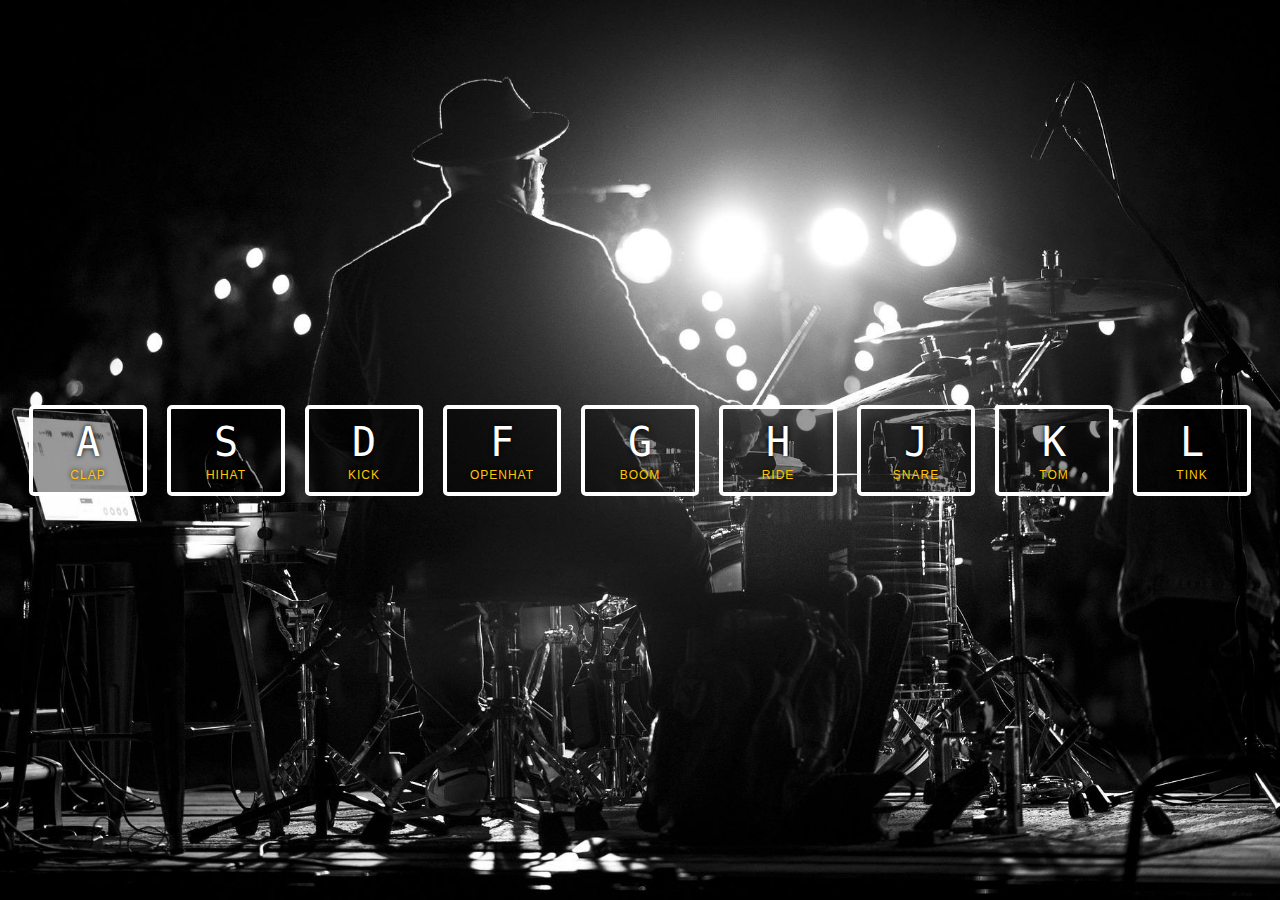
<file: 01 Drum Kit/index.html>
<!DOCTYPE html>
<html lang="en">
  <head>
    <meta charset="UTF-8" />
    <title>Been's Drum Kit</title>
    <link rel="stylesheet" href="style.css" />
  </head>
  <body>
    <div class="keys">
      <div data-key="65" class="key">
        <kbd>A</kbd>
        <span class="sound">clap</span>
      </div>
      <div data-key="83" class="key">
        <kbd>S</kbd>
        <span class="sound">hihat</span>
      </div>
      <div data-key="68" class="key">
        <kbd>D</kbd>
        <span class="sound">kick</span>
      </div>
      <div data-key="70" class="key">
        <kbd>F</kbd>
        <span class="sound">openhat</span>
      </div>
      <div data-key="71" class="key">
        <kbd>G</kbd>
        <span class="sound">boom</span>
      </div>
      <div data-key="72" class="key">
        <kbd>H</kbd>
        <span class="sound">ride</span>
      </div>
      <div data-key="74" class="key">
        <kbd>J</kbd>
        <span class="sound">snare</span>
      </div>
      <div data-key="75" class="key">
        <kbd>K</kbd>
        <span class="sound">tom</span>
      </div>
      <div data-key="76" class="key">
        <kbd>L</kbd>
        <span class="sound">tink</span>
      </div>
    </div>

    <audio data-key="65" src="sounds/clap.wav"></audio>
    <audio data-key="83" src="sounds/hihat.wav"></audio>
    <audio data-key="68" src="sounds/kick.wav"></audio>
    <audio data-key="70" src="sounds/openhat.wav"></audio>
    <audio data-key="71" src="sounds/boom.wav"></audio>
    <audio data-key="72" src="sounds/ride.wav"></audio>
    <audio data-key="74" src="sounds/snare.wav"></audio>
    <audio data-key="75" src="sounds/tom.wav"></audio>
    <audio data-key="76" src="sounds/tink.wav"></audio>

    <script>
      function playSound(event) {
        const audio = document.querySelector(
          `audio[data-key="${event.keyCode}"]`
        );
        const key = document.querySelector(`.key[data-key="${event.keyCode}"]`);
        if (!audio) return;
        audio.currentTime = 0;
        audio.play();
        key.classList.add("playing");
      }

      function removeTransition(event) {
        if (event.propertyName !== "transform") return;
        this.classList.remove("playing");
      }

      const keys = document.querySelectorAll(".key");
      keys.forEach((key) =>
        key.addEventListener("transitionend", removeTransition)
      );

      document.addEventListener("keypress", playSound);
    </script>
  </body>
</html>
</file>
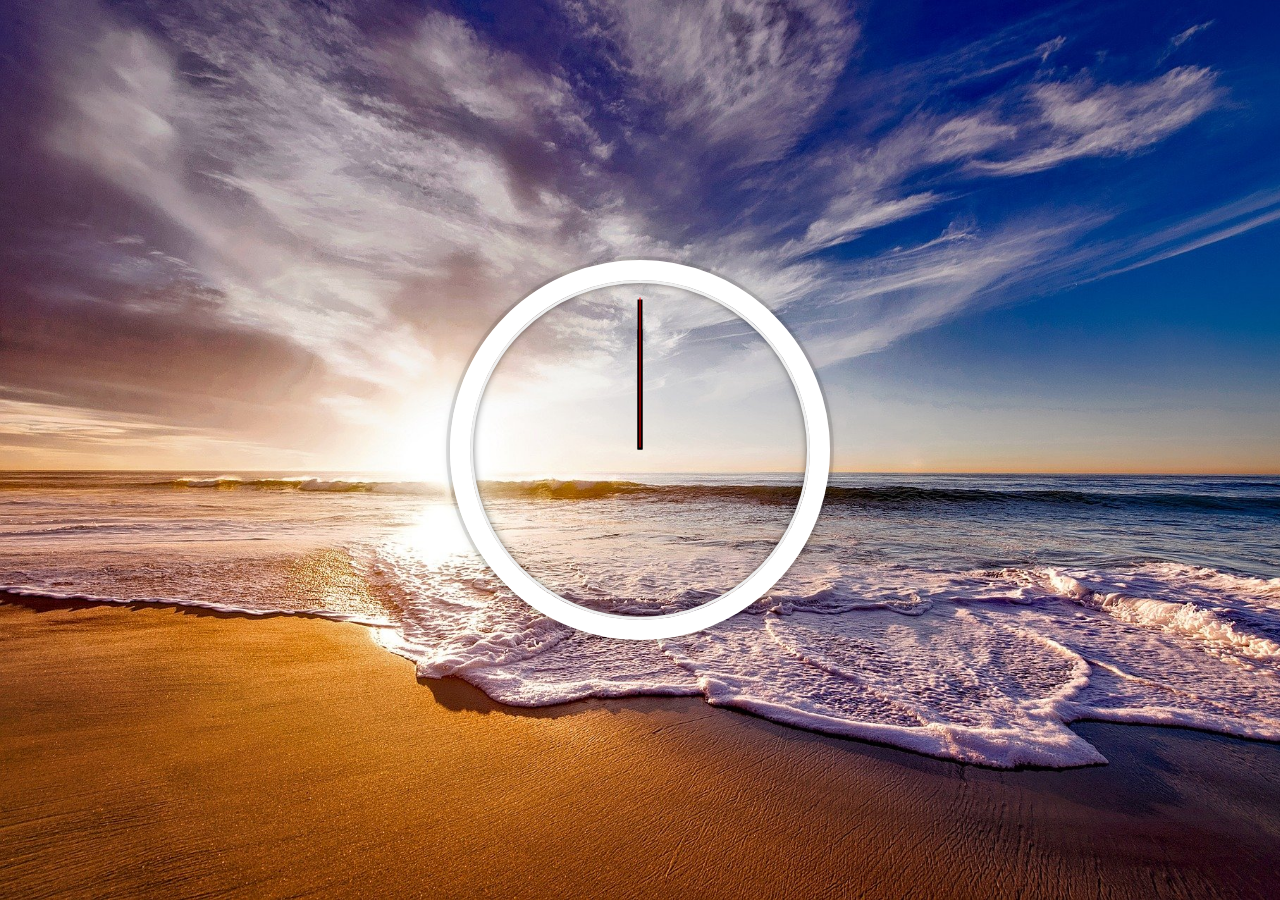
<file: 02 JS and CSS Clock/index.html>
<!DOCTYPE html>
<html lang="en">
  <head>
    <meta charset="UTF-8" />
    <title>Been's JS and CSS Clock</title>
    <link rel="stylesheet" href="style.css" />
  </head>
  <body>
    <div class="clock">
      <div class="clock-face">
        <div class="hand hour-hand"></div>
        <div class="hand min-hand"></div>
        <div class="hand second-hand"></div>
      </div>
    </div>

    <script>
      const secondHand = document.querySelector(".second-hand");
      const minuteHand = document.querySelector(".min-hand");
      const hourHand = document.querySelector(".hour-hand");

      function setDate() {
        const now = new Date();
        const seconds = now.getSeconds();
        const secondsDegrees = (seconds / 60) * 360 + 90;
        secondHand.style.transform = `rotate(${secondsDegrees}deg)`;

        const minutes = now.getMinutes();
        const minutesDegrees = (minutes / 60) * 360 + 90;
        minuteHand.style.transform = `rotate(${minutesDegrees}deg)`;

        const hours = now.getHours();
        const hoursDegrees = (hours / 12) * 360 + 90;
        hourHand.style.transform = `rotate(${hoursDegrees}deg)`;
      }

      setInterval(setDate, 1000); //1초 마다 실행
    </script>
  </body>
</html>
</file>
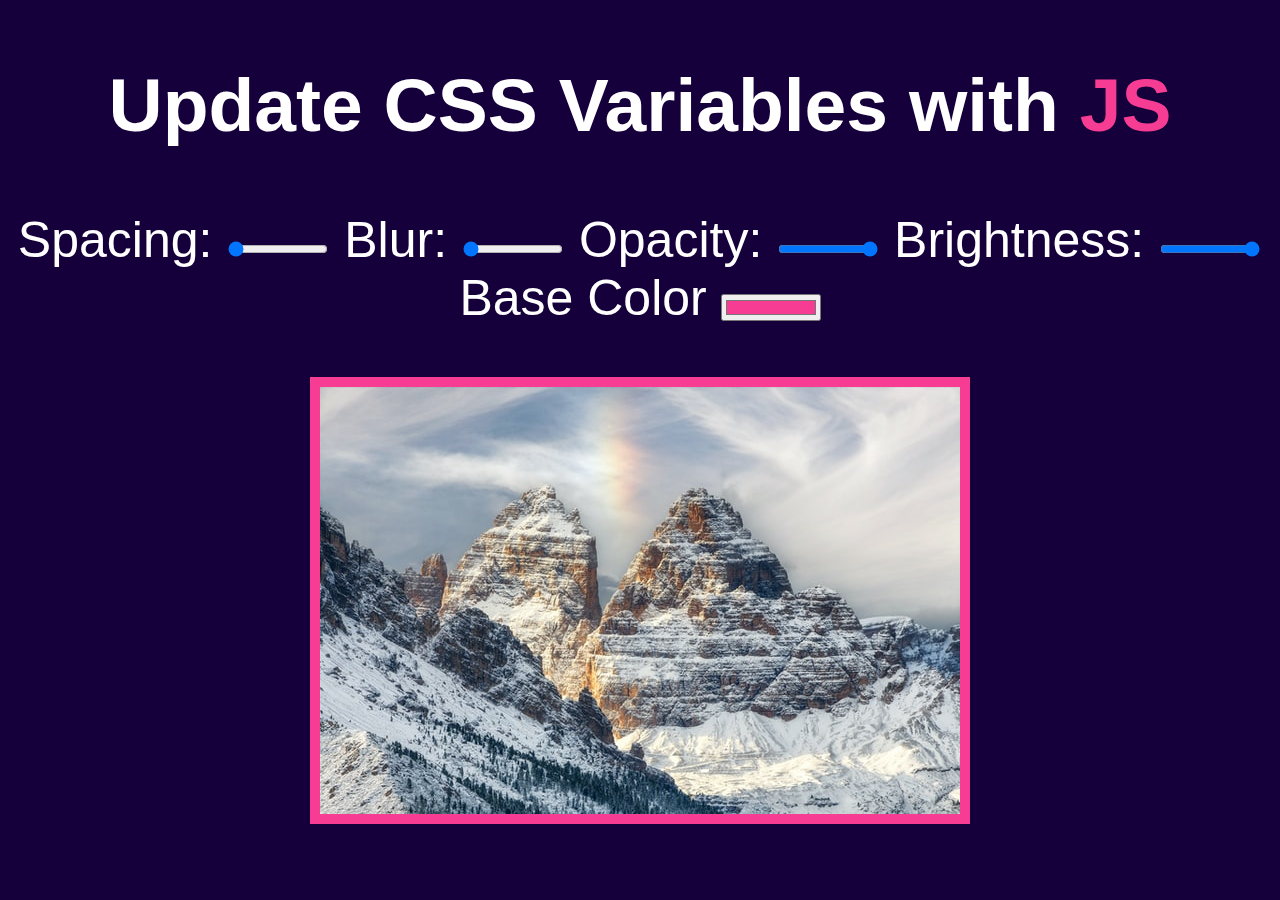
<file: 03 - CSS Variables/index.html>
<!DOCTYPE html>
<html lang="en">
  <head>
    <meta charset="UTF-8" />
    <title>Scoped CSS Variables and JS</title>
  </head>
  <body>
    <h2>Update CSS Variables with <span class="hl">JS</span></h2>

    <div class="controls">
      <label for="spacing">Spacing:</label>
      <input
        id="spacing"
        type="range"
        name="spacing"
        min="10"
        max="200"
        value="10"
        data-sizing="px"
      />

      <label for="blur">Blur:</label>
      <input
        id="blur"
        type="range"
        name="blur"
        min="0"
        max="25"
        value="0"
        data-sizing="px"
      />

      <label for="opacity">Opacity:</label>
      <input
        id="opacity"
        type="range"
        name="opacity"
        min="0"
        max="1"
        value="1"
        step="0.1"
      />

      <label for="brightness">Brightness:</label>
      <input
        id="brightness"
        type="range"
        name="brightness"
        min="0"
        max="1"
        value="1"
        step="0.1"
      />

      <label for="base">Base Color</label>
      <input id="base" type="color" name="base" value="#f73d93" />
    </div>
    <img src="./background.jpg" />

    <style>
      :root {
        --base: #f73d93;
        --spacing: 10px;
        --blur: 0px;
        --opacity: 1;
        --brightness: 1;
      }

      img {
        padding: var(--spacing);
        background: var(--base);
        filter: blur(var(--blur)) opacity(var(--opacity))
          brightness(var(--brightness));
      }

      .hl {
        color: var(--base);
      }

      body {
        text-align: center;
        background: #16003b;
        color: white;
        font-family: "helvetica neue", sans-serif;
        font-weight: 100;
        font-size: 50px;
      }

      .controls {
        margin-bottom: 50px;
      }

      input {
        width: 100px;
      }
    </style>
    <script>
      const inputs = document.querySelectorAll(".controls input");

      function handleUpdate() {
        const suffix = this.dataset.sizing || "";
        document.documentElement.style.setProperty(
          `--${this.name}`,
          this.value + suffix
        );
      }

      inputs.forEach((input) => input.addEventListener("change", handleUpdate));
      inputs.forEach((input) =>
        input.addEventListener("mousemove", handleUpdate)
      );
    </script>
  </body>
</html>
</file>
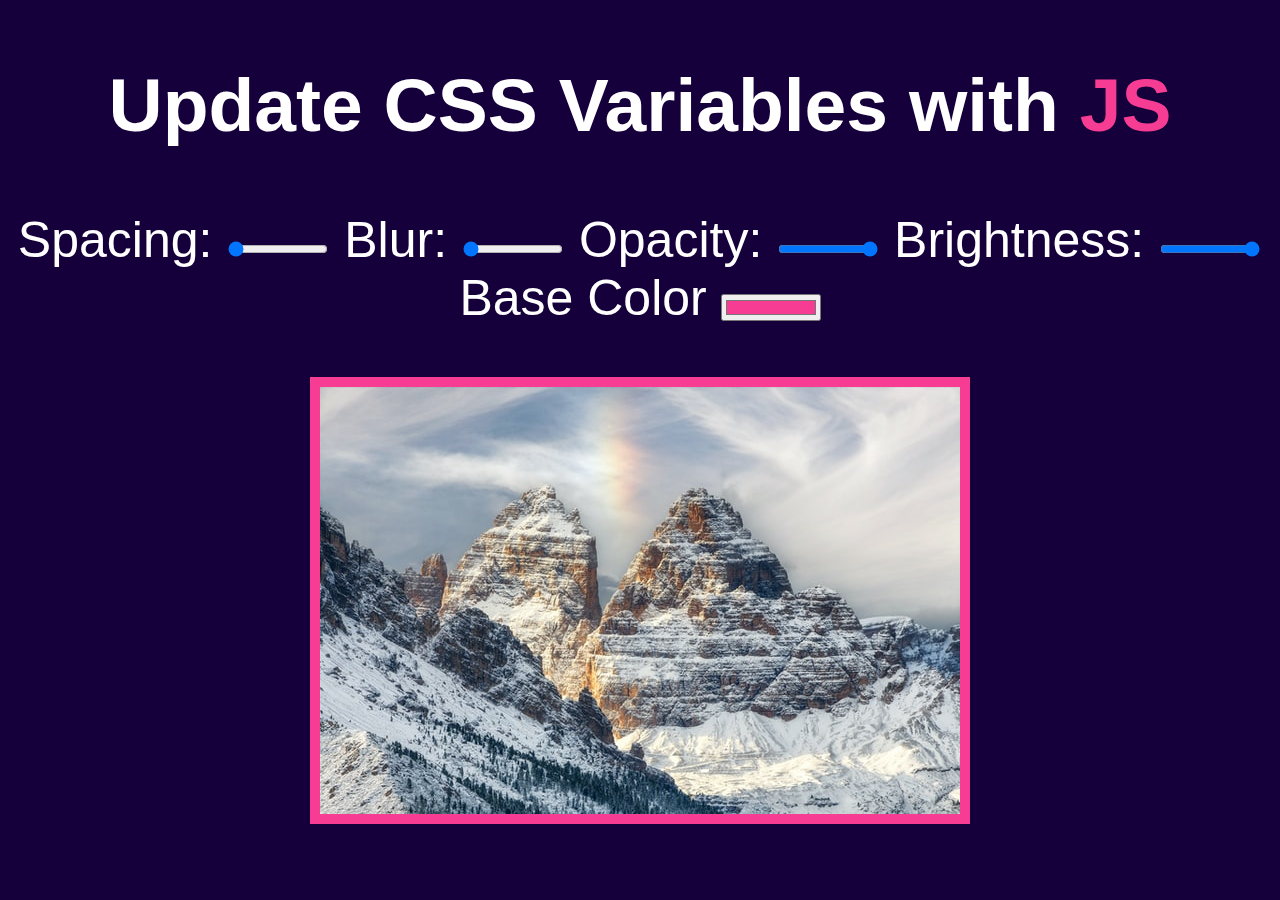
<file: 03 CSS Variables/index.html>
<!DOCTYPE html>
<html lang="en">
  <head>
    <meta charset="UTF-8" />
    <title>Scoped CSS Variables and JS</title>
  </head>
  <body>
    <h2>Update CSS Variables with <span class="hl">JS</span></h2>

    <div class="controls">
      <label for="spacing">Spacing:</label>
      <input
        id="spacing"
        type="range"
        name="spacing"
        min="10"
        max="200"
        value="10"
        data-sizing="px"
      />

      <label for="blur">Blur:</label>
      <input
        id="blur"
        type="range"
        name="blur"
        min="0"
        max="25"
        value="0"
        data-sizing="px"
      />

      <label for="opacity">Opacity:</label>
      <input
        id="opacity"
        type="range"
        name="opacity"
        min="0"
        max="1"
        value="1"
        step="0.1"
      />

      <label for="brightness">Brightness:</label>
      <input
        id="brightness"
        type="range"
        name="brightness"
        min="0"
        max="1"
        value="1"
        step="0.1"
      />

      <label for="base">Base Color</label>
      <input id="base" type="color" name="base" value="#f73d93" />
    </div>
    <img src="./background.jpg" alt="CSS Variables background" />

    <style>
      :root {
        --base: #f73d93;
        --spacing: 10px;
        --blur: 0px;
        --opacity: 1;
        --brightness: 1;
      }

      img {
        padding: var(--spacing);
        background: var(--base);
        filter: blur(var(--blur)) opacity(var(--opacity))
          brightness(var(--brightness));
      }

      .hl {
        color: var(--base);
      }

      body {
        text-align: center;
        background: #16003b;
        color: white;
        font-family: "helvetica neue", sans-serif;
        font-weight: 100;
        font-size: 50px;
      }

      .controls {
        margin-bottom: 50px;
      }

      input {
        width: 100px;
      }
    </style>
    <script>
      const inputs = document.querySelectorAll(".controls input");

      function handleUpdate() {
        const suffix = this.dataset.sizing || "";
        document.documentElement.style.setProperty(
          `--${this.name}`,
          this.value + suffix
        );
      }

      inputs.forEach((input) => input.addEventListener("change", handleUpdate));
      inputs.forEach((input) =>
        input.addEventListener("mousemove", handleUpdate)
      );
    </script>
  </body>
</html>
</file>
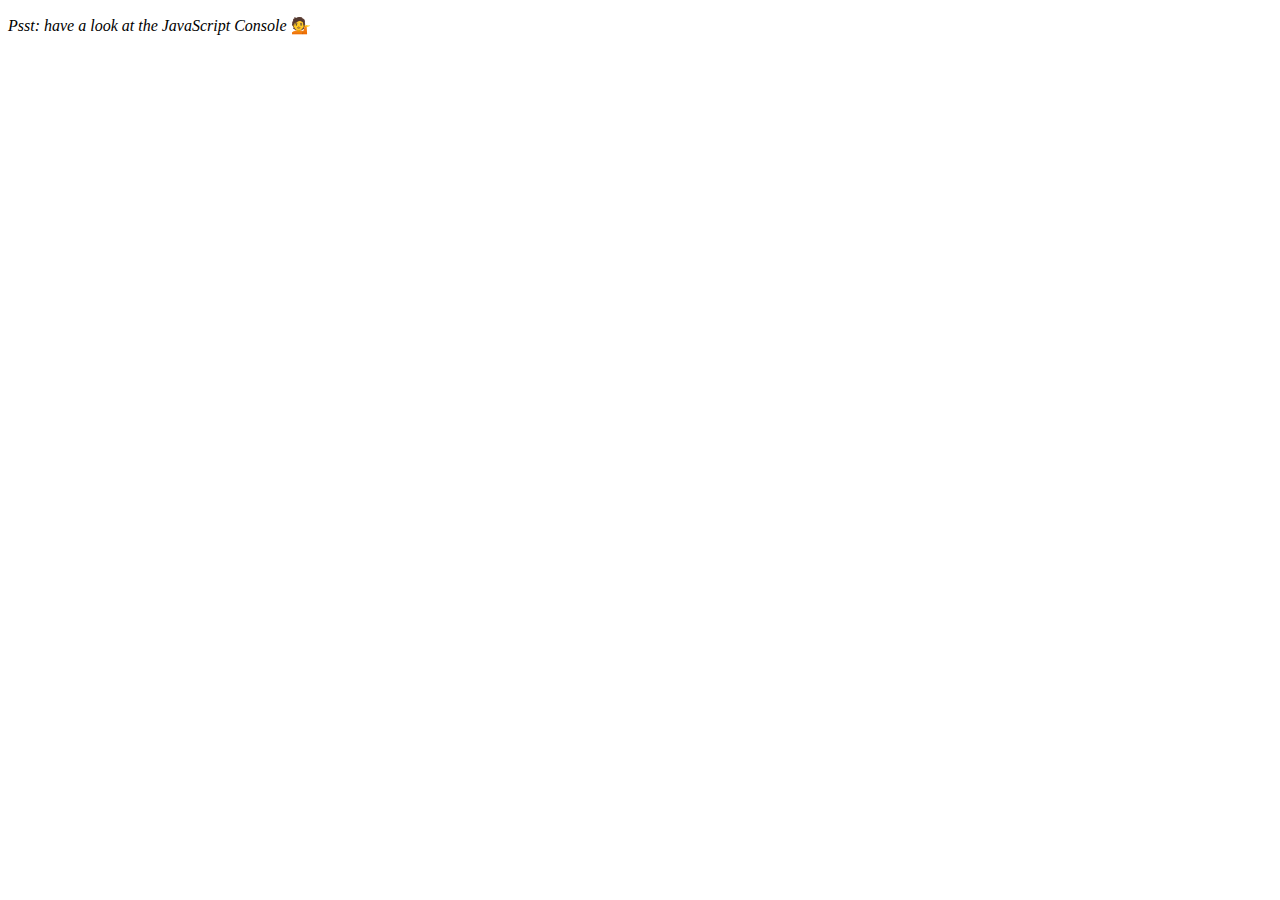
<file: 04 Array Cardio Day 1/index.html>
<!DOCTYPE html>
<html lang="en">
  <head>
    <meta charset="UTF-8" />
    <title>Array Cardio 💪</title>
  </head>
  <body>
    <p><em>Psst: have a look at the JavaScript Console</em> 💁</p>
    <script>
      // Get your shorts on - this is an array workout!
      // ## Array Cardio Day 1

      // Some data we can work with

      const inventors = [
        { first: "Albert", last: "Einstein", year: 1879, passed: 1955 },
        { first: "Isaac", last: "Newton", year: 1643, passed: 1727 },
        { first: "Galileo", last: "Galilei", year: 1564, passed: 1642 },
        { first: "Marie", last: "Curie", year: 1867, passed: 1934 },
        { first: "Johannes", last: "Kepler", year: 1571, passed: 1630 },
        { first: "Nicolaus", last: "Copernicus", year: 1473, passed: 1543 },
        { first: "Max", last: "Planck", year: 1858, passed: 1947 },
        { first: "Katherine", last: "Blodgett", year: 1898, passed: 1979 },
        { first: "Ada", last: "Lovelace", year: 1815, passed: 1852 },
        { first: "Sarah E.", last: "Goode", year: 1855, passed: 1905 },
        { first: "Lise", last: "Meitner", year: 1878, passed: 1968 },
        { first: "Hanna", last: "Hammarström", year: 1829, passed: 1909 },
      ];

      const people = [
        "Bernhard, Sandra",
        "Bethea, Erin",
        "Becker, Carl",
        "Bentsen, Lloyd",
        "Beckett, Samuel",
        "Blake, William",
        "Berger, Ric",
        "Beddoes, Mick",
        "Beethoven, Ludwig",
        "Belloc, Hilaire",
        "Begin, Menachem",
        "Bellow, Saul",
        "Benchley, Robert",
        "Blair, Robert",
        "Benenson, Peter",
        "Benjamin, Walter",
        "Berlin, Irving",
        "Benn, Tony",
        "Benson, Leana",
        "Bent, Silas",
        "Berle, Milton",
        "Berry, Halle",
        "Biko, Steve",
        "Beck, Glenn",
        "Bergman, Ingmar",
        "Black, Elk",
        "Berio, Luciano",
        "Berne, Eric",
        "Berra, Yogi",
        "Berry, Wendell",
        "Bevan, Aneurin",
        "Ben-Gurion, David",
        "Bevel, Ken",
        "Biden, Joseph",
        "Bennington, Chester",
        "Bierce, Ambrose",
        "Billings, Josh",
        "Birrell, Augustine",
        "Blair, Tony",
        "Beecher, Henry",
        "Biondo, Frank",
      ];

      // Array.prototype.filter()
      // 1. Filter the list of inventors for those who were born in the 1500's
      inventors.filter((inventor) => {
        if (inventor.year >= 1500 && inventor.year < 1600) {
          console.log(inventor);
        }
      });

      // Array.prototype.map()
      // 2. Give us an array of the inventors first and last names
      inventors.map((inventor) => {
        console.log(
          `inventors' full name : ${inventor.first} ${inventor.last}`
        );
      });

      // Array.prototype.sort()
      // 3. Sort the inventors by birthdate, oldest to youngest
      const ordered = inventors.sort((inventorA, inventorB) => {
        inventorA.year - inventorB.year ? 1 : -1;
      });
      console.table(ordered);

      // Array.prototype.reduce()
      // 4. How many years did all the inventors live all together?
      const total = inventors.reduce((previousValue, currentValue) => {
        return previousValue + (currentValue.passed - currentValue.year);
      }, 0);

      console.log(total);

      // 5. Sort the inventors by years lived
      const orderedByLivedYear = inventors.sort((inventorA, inventorB) => {
        const a = inventorA.passed - inventorA.year;
        const b = inventorB.passed - inventorB.year;
        return a > b ? -1 : 1;
      });

      console.log(orderedByLivedYear);

      // 6. create a list of Boulevards in Paris that contain 'de' anywhere in the name
      // https://en.wikipedia.org/wiki/Category:Boulevards_in_Paris
      // const category = document.querySelector(".mw-category");
      // const links = Array.from(category.querySelectorAll("a"));

      // const de = links
      //   .map((link) => {
      //     link.textContent;
      //   })
      //   .filter((boulevard) => boulevard.includes("de"));

      // 7. sort Exercise
      // Sort the people alphabetically by last name
      const alphabet = people.sort((lastOne, nextOne) => {
        const [aLast, aFirst] = lastOne.split(", ");
        const [bLast, bFirst] = nextOne.split(", ");
        return aLast > bLast ? 1 : -1;
      });

      console.table(alphabet);

      // 8. Reduce Exercise
      // Sum up the instances of each of these
      const data = [
        "car",
        "car",
        "truck",
        "truck",
        "bike",
        "walk",
        "car",
        "van",
        "bike",
        "walk",
        "car",
        "van",
        "car",
        "truck",
      ];

      const tranportation = data.reduce((object, item) => {
        if (!object[item]) {
          object[item] = 0;
        }
        object[item]++;
        return object;
      }, {});
    </script>
  </body>
</html>
</file>
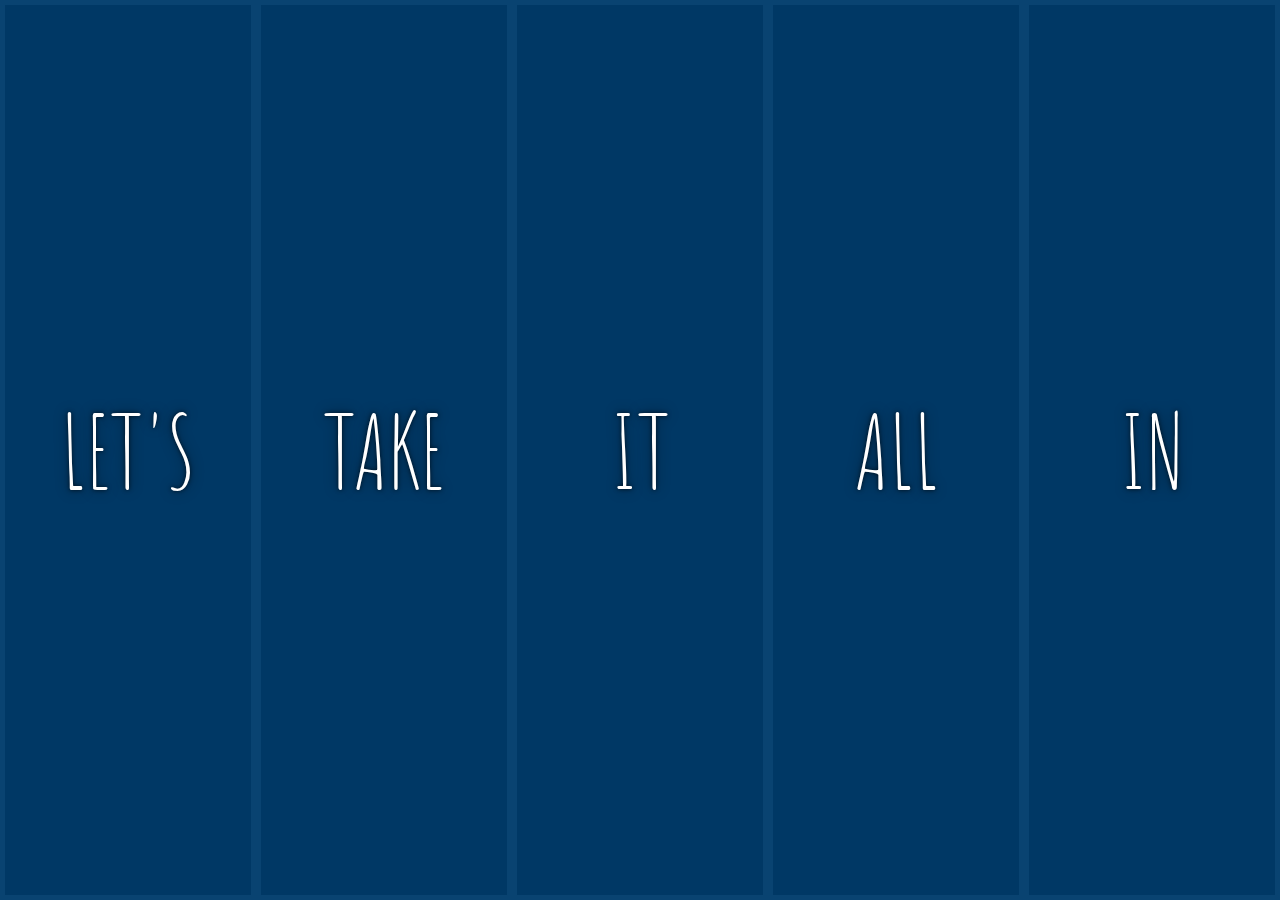
<file: 05 Flex Panel Gallery/index.html>
<!DOCTYPE html>
<html lang="en">
  <head>
    <meta charset="UTF-8" />
    <title>Flex Panels</title>
    <link rel="stylesheet" href="style.css" />
    <link
      href="https://fonts.googleapis.com/css?family=Amatic+SC"
      rel="stylesheet"
      type="text/css"
    />
  </head>
  <body>
    <div class="panels">
      <div class="panel panel1">
        <p>Hey</p>
        <p>Let's</p>
        <p>Dance</p>
      </div>
      <div class="panel panel2">
        <p>Give</p>
        <p>Take</p>
        <p>Receive</p>
      </div>
      <div class="panel panel3">
        <p>Experience</p>
        <p>It</p>
        <p>Today</p>
      </div>
      <div class="panel panel4">
        <p>Give</p>
        <p>All</p>
        <p>You can</p>
      </div>
      <div class="panel panel5">
        <p>Life</p>
        <p>In</p>
        <p>Motion</p>
      </div>
    </div>
    <script>
      const panels = document.querySelectorAll(".panel");

      function openToggle() {
        this.classList.toggle("open");
      }

      function toggleActive(event) {
        if (event.propertyName.includes("flex")) {
          this.classList.toggle("open-active");
        }
      }

      panels.forEach((panel) => panel.addEventListener("click", openToggle));
      panels.forEach((panel) =>
        panel.addEventListener("transitionend", toggleActive)
      );
    </script>
  </body>
</html>
</file>
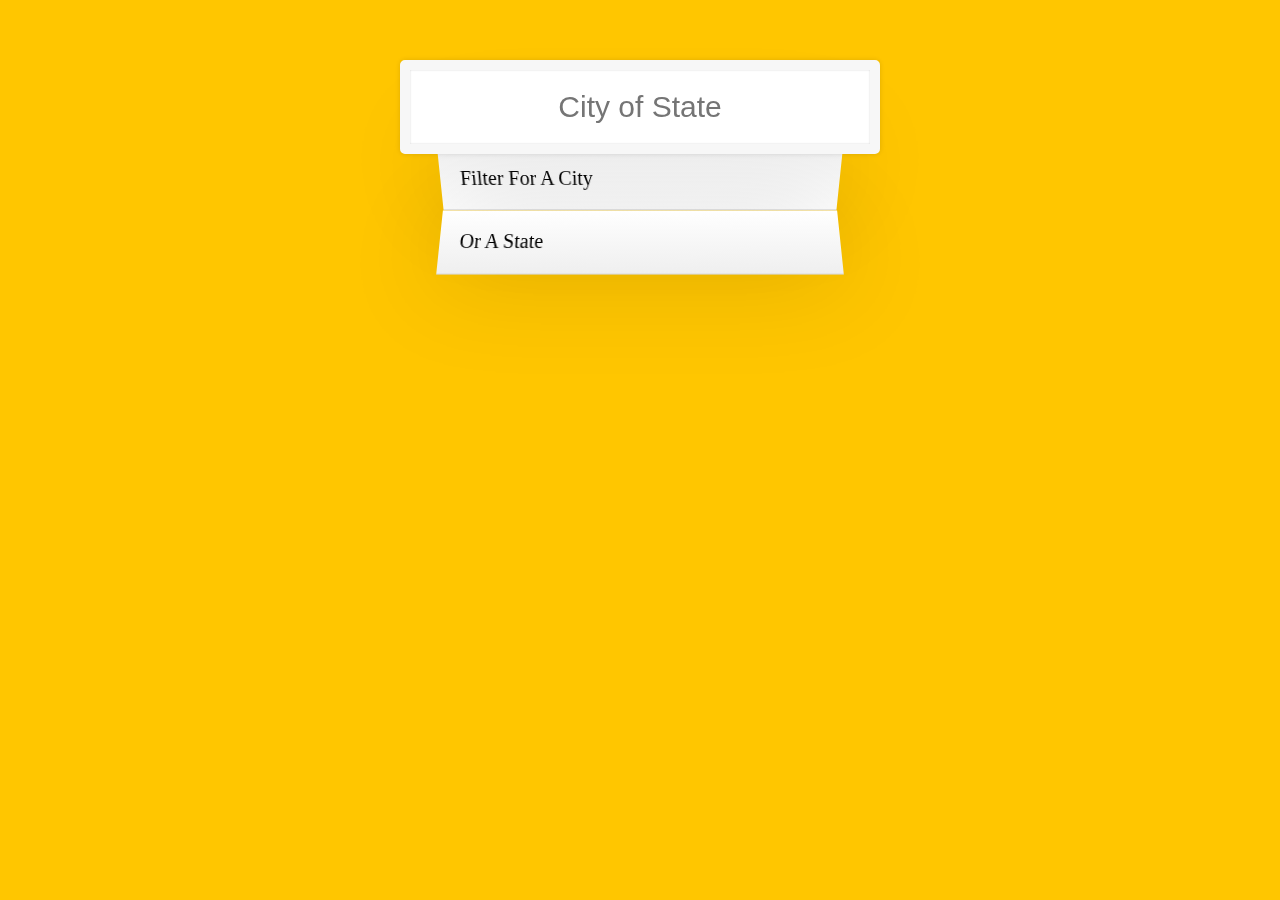
<file: 06 Type Ahead/index.html>
<!DOCTYPE html>
<html lang="en">
  <head>
    <meta charset="UTF-8" />
    <title>Type Ahead 👀</title>
    <link rel="stylesheet" href="style.css" />
  </head>
  <body>
    <form class="search-form">
      <input type="text" class="search" placeholder="City of State" />
      <ul class="suggestions" id="suggestion">
        <li>Filter for a city</li>
        <li>or a state</li>
      </ul>
    </form>
    <script>
      function setLists(results) {
        for (const state of results) {
          const resultItem = document.createElement("li");
          resultItem.classList.add("result-item");
          const city = document.createTextNode(state.city);
          resultItem.appendChild(city);
          suggestion.appendChild(resultItem);
        }
      }
      const endpoint =
        "https://gist.githubusercontent.com/Miserlou/c5cd8364bf9b2420bb29/raw/2bf258763cdddd704f8ffd3ea9a3e81d25e2c6f6/cities.json";
      fetch(endpoint)
        .then((response) => response.json())
        .then((outputs) => {
          console.log("outputs", outputs);
          const searchInput = document.querySelector("input");
          searchInput.addEventListener("input", (event) => {
            setLists(
              outputs.filter((output) => {
                return output.city.includes(event.target.value);
              })
            );
            // outputs.filter((output) => {
            //   output.city === event.target.value;
            //   // output.city === event.target.value;
            // });
          });
        });
    </script>
  </body>
</html>
</file>
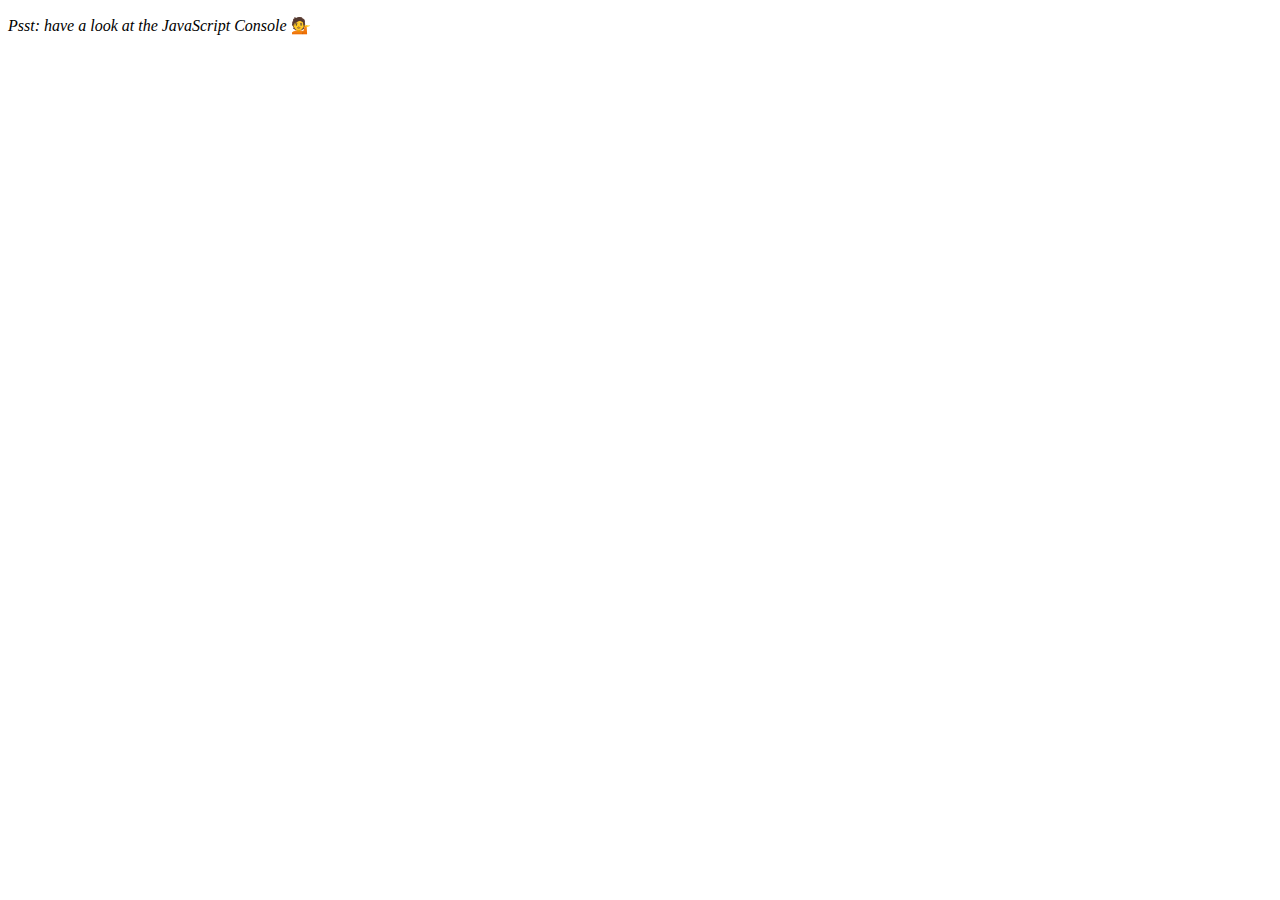
<file: 07 Array Cardio Day 2/index.html>
<!DOCTYPE html>
<html lang="en">
<head>
  <meta charset="UTF-8">
  <title>Array Cardio 💪</title>
</head>
<body>
  <p><em>Psst: have a look at the JavaScript Console</em> 💁</p>
  <script>
    const people = [
      { name: 'Wes', year: 1988 },
      { name: 'Kait', year: 1986 },
      { name: 'Irv', year: 1970 },
      { name: 'Lux', year: 2015 },
    ];

    const comments = [
      { text: 'Love this!', id: 523423 },
      { text: 'Super good', id: 823423 },
      { text: 'You are the best', id: 2039842 },
      { text: 'Ramen is my fav ever', id: 123523 },
      { text: 'Nice Nice Nice', id: 542328 },
    ];

    // Array.prototype.some()
    const isAdult = people.some((person) => (new Date().getFullYear()) - person.year >= 19);
    console.log({ isAdult });

    // Array.prototype.every()
    const allAdults = people.every((person) => (new Date().getFullYear()) - person.year >= 19);
    console.log({ allAdults });

    // Array.prototype.find()
    // find the comment with the ID of 823423
    const comment = comments.find((comment) => comment.id === 823423);
    console.log(comment);

    // Array.prototype.findIndex()
    // Find the comment with this ID
    // delete the comment wit the ID of 823423
    const index = comments.findIndex((comment) => comment.id === 823423);

    const newComments = [
      ...comments.slice(0, index),
      ...comments.slice(index + 1)
    ];

    console.log(newComments);

  </script>
  
</body>
</html>
</file>
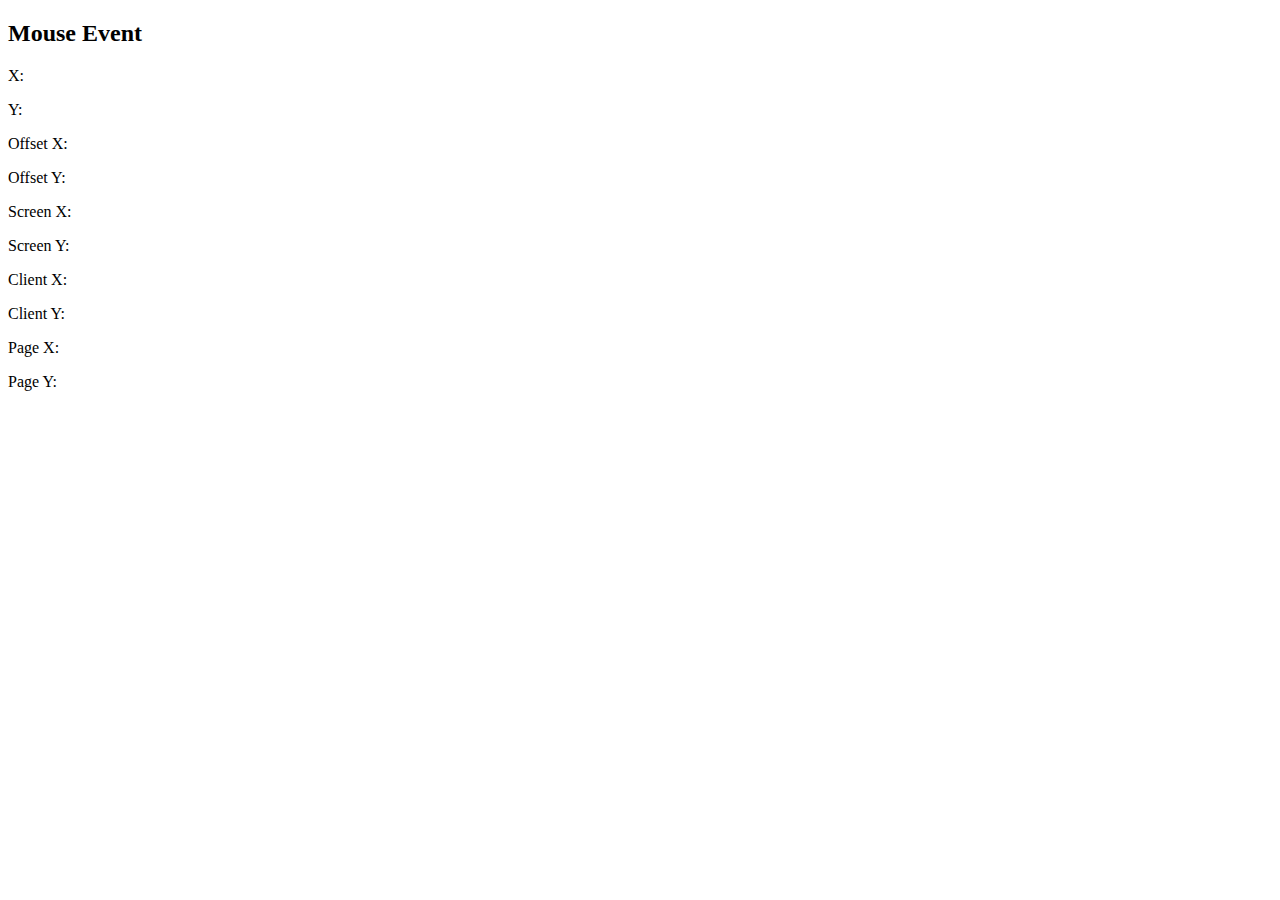
<file: test.html>
<!DOCTYPE html>
<html lang="en">
<head>
  <meta charset="UTF-8">
  <meta http-equiv="X-UA-Compatible" content="IE=edge">
  <meta name="viewport" content="width=device-width, initial-scale=1.0">
  <title>Document</title>
</head>
<body>
  <h2>Mouse Event</h2>
  <p>
    X: <span id="coordinate-x"></span>
  </p>
  <p>
    Y: <span id="coordinate-y"></span>
  </p>
  <p>
    Offset X: <span id="coordinate-offset-x"></span>
  </p>
  <p>
    Offset Y: <span id="coordinate-offset-y"></span>
  </p>
  <p>
    Screen X: <span id="coordinate-screen-x"></span>
  </p>
  <p>
    Screen Y: <span id="coordinate-screen-y"></span>
  </p>
  <p>
    Client X: <span id="coordinate-client-x"></span>
  </p>
  <p>
    Client Y: <span id="coordinate-client-y"></span>
  </p>
  <p>
    Page X: <span id="coordinate-page-x"></span>
  </p>
  <p>
    Page Y: <span id="coordinate-page-y"></span>
  </p>
  
  <p id="box1"></p>
  <p id="box2"></p>
  <script>
    window.addEventListener('mousemove', (event) => {
      document.getElementById("coordinate-x").textContent = event.x;
      document.getElementById("coordinate-y").textContent = event.y;
      document.getElementById("coordinate-offset-x").textContent = event.offsetX;
      document.getElementById("coordinate-offset-y").textContent = event.offsetY;
      document.getElementById("coordinate-screen-x").textContent = event.screenX;
      document.getElementById("coordinate-screen-y").textContent = event.screenY;
      document.getElementById("coordinate-client-x").textContent = event.clientX;
      document.getElementById("coordinate-client-y").textContent = event.clientY;
      document.getElementById("coordinate-page-x").textContent = event.pageX;
      document.getElementById("coordinate-page-y").textContent = event.pageY;
    });

    window.addEventListener("mousedown", (event) => {
      console.log(event)
    })
  </script>
  <style>
    html {
      margin: 0;
      padding: 0;
    }

    #box1 {
      width: 100px;
      height: 100px;
      background-color:aqua;
      position: absolute;
      left: 120%;
    }

    #box2 {
      width: 100px;
      height: 100px;
      background-color: greenyellow;
      position: absolute;
      left: 100%;
    }
  </style>
</body>
</html>
</file>
<file: 01 Drum Kit/style.css>
html {
  font-size: 10px;
  background: url("./background.jpg") bottom center;
  background-size: cover;
}

body,
html {
  margin: 0;
  padding: 0;
  font-family: sans-serif;
}

.keys {
  display: flex;
  flex: 1;
  min-height: 100vh;
  align-items: center;
  justify-content: center;
}

.key {
  border: 0.4rem solid white;
  border-radius: 0.5rem;
  margin: 1rem;
  font-size: 1.5rem;
  padding: 1rem 0.5rem;
  transition: all 0.07s ease;
  width: 10rem;
  text-align: center;
  color: white;
  background: rgba(0, 0, 0, 0.4);
  text-shadow: 0 0 0.5rem black;
}

.playing {
  transform: scale(1.1);
  border-color: #ffc600;
  box-shadow: 0 0 1rem #ffc600;
}

kbd {
  display: block;
  font-size: 4rem;
}

.sound {
  font-size: 1.2rem;
  text-transform: uppercase;
  letter-spacing: 0.1rem;
  color: #ffc600;
}
</file>
<file: 02 JS and CSS Clock/style.css>
* {
  margin: 0;
  padding: 0;
}

html {
  background: url("./background.jpg");
  background-size: cover;
  font-family: "helvetica neue";
  text-align: center;
  font-size: 10px;
  color: tomato;
}

body {
  margin: 0;
  font-size: 2rem;
  display: flex;
  flex: 1;
  min-height: 100vh;
  align-items: center;
}

.clock {
  width: 30rem;
  height: 30rem;
  border: 20px solid white;
  border-radius: 50%;
  margin: 50px auto;
  position: relative;
  padding: 2rem;
  box-shadow: 0 0 0 4px rgba(0, 0, 0, 0.1), inset 0 0 0 3px #efefef,
    inset 0 0 10px black, 0 0 10px rgba(0, 0, 0, 0.2);
}

.clock-face {
  position: relative;
  width: 100%;
  height: 100%;
  transform: translateY(-3px);
}

.hand {
  background: black;
  position: absolute;
  top: 50%;
  transform-origin: 100%;
  transform: rotate(90deg);
  transition: all 0.05s;
  transition-timing-function: cubic-bezier(0.1, 2.7, 0.72, -0.13);
}

.hour-hand {
  width: 40%;
  height: 5px;
  left: 10%;
}

.min-hand {
  width: 50%;
  height: 5px;
}

.second-hand {
  width: 50%;
  height: 1px;
  background: red;
}
</file>
<file: 05 Flex Panel Gallery/style.css>
html {
  box-sizing: border-box;
  background: #ffc600;
  font-family: "helvetica neue";
  font-size: 20px;
  font-weight: 200;
}

body {
  margin: 0;
}

*,
*:before,
*:after {
  box-sizing: inherit;
}

.panels {
  min-height: 100vh;
  overflow: hidden;
  display: flex;
}

.panel {
  background: #003865;
  box-shadow: inset 0 0 0 5px rgba(84, 162, 226, 0.1);
  color: #fff;
  text-align: center;
  align-items: center;
  transition: font-size 0.7s cubic-bezier(0.61, -0.19, 0.7, -0.11),
    flex 0.7s cubic-bezier(0.61, -0.19, 0.7, -0.11), background 0.2s;
  font-size: 20px;
  background-size: cover;
  background-position: center;
  flex: 1;
  justify-content: center;
  align-items: center;
  display: flex;
  flex-direction: column;
}

.panel1 {
  background-image: url(https://source.unsplash.com/2P_rupF5UFY/1500x1500);
}
.panel2 {
  background-image: url(https://source.unsplash.com/XPTwNe15dtw/1500x1500);
}
.panel3 {
  background-image: url(https://source.unsplash.com/_W_T22NjeFk/1500x1500);
}
.panel4 {
  background-image: url(https://source.unsplash.com/g_2CI-HlB0Y/1500x1500);
}
.panel5 {
  background-image: url(https://source.unsplash.com/3MNzGlQM7qs/1500x1500);
}

.panel > * {
  margin: 0;
  width: 100%;
  transition: transform 0.5s;
  flex: 1 0 auto;
  display: flex;
  justify-content: center;
  align-items: center;
}

.panel > *:first-child {
  transform: translateY(-100%);
}
.panel.open-active > *:first-child {
  transform: translateY(0);
}
.panel > *:last-child {
  transform: translateY(100%);
}
.panel.open-active > *:last-child {
  transform: translateY(0);
}

.panel p {
  text-transform: uppercase;
  font-family: "Amatic SC", cursive;
  text-shadow: 0 0 4px rgba(0, 0, 0, 0.72), 0 0 14px rgba(0, 0, 0, 0.45);
  font-size: 2em;
}

.panel p:nth-child(2) {
  font-size: 5em;
}

.panel.open {
  flex: 5;
  font-size: 40px;
}
</file>
<file: 06 Type Ahead/style.css>
html {
  box-sizing: border-box;
  background-color: #ffc600;
  font-family: "helvetica neue";
  font-size: 20px;
  font-weight: 200;
}

body {
  margin: 0;
}

*,
*:before,
*:after {
  box-sizing: inherit;
}

input {
  width: 100%;
  padding: 20px;
}

.search-form {
  max-width: 400px;
  margin: 50px auto;
}

input.search {
  margin: 0;
  text-align: center;
  outline: 0;
  border: 10px solid #f7f7f7;
  width: 120%;
  left: -10%;
  position: relative;
  top: 10px;
  z-index: 2;
  border-radius: 5px;
  font-size: 30px;
  box-shadow: 0 0 5px rgba(0, 0, 0, 0.12), inset 0 0 2px rgba(0, 0, 0, 0.19);
}

.suggestions {
  margin: 0;
  padding: 0;
  position: relative;
}

.suggestions li {
  background: #fff;
  list-style: none;
  border-bottom: 1px solid #d8d8d8;
  box-shadow: 0 0 100px rgba(0, 0, 0, 0.14);
  margin: 0;
  padding: 20px;
  transition: background 0.2s;
  display: flex;
  justify-content: space-between;
  text-transform: capitalize;
}

.suggestions li:nth-child(even) {
  transform: perspective(100px) rotateX(3deg) translateY(2px) scale(1.001);
  background: linear-gradient(to bottom, #ffffff 0%, #efefef 100%);
}

.suggestions li:nth-child(odd) {
  transform: perspective(100px) rotateX(-3deg) translateY(3px);
  background: linear-gradient(to top, #ffffff 0%, #efefef 100%);
}

span.popluation {
  font-size: 15px;
}

.hl {
  background: #ffc600;
}
</file>
